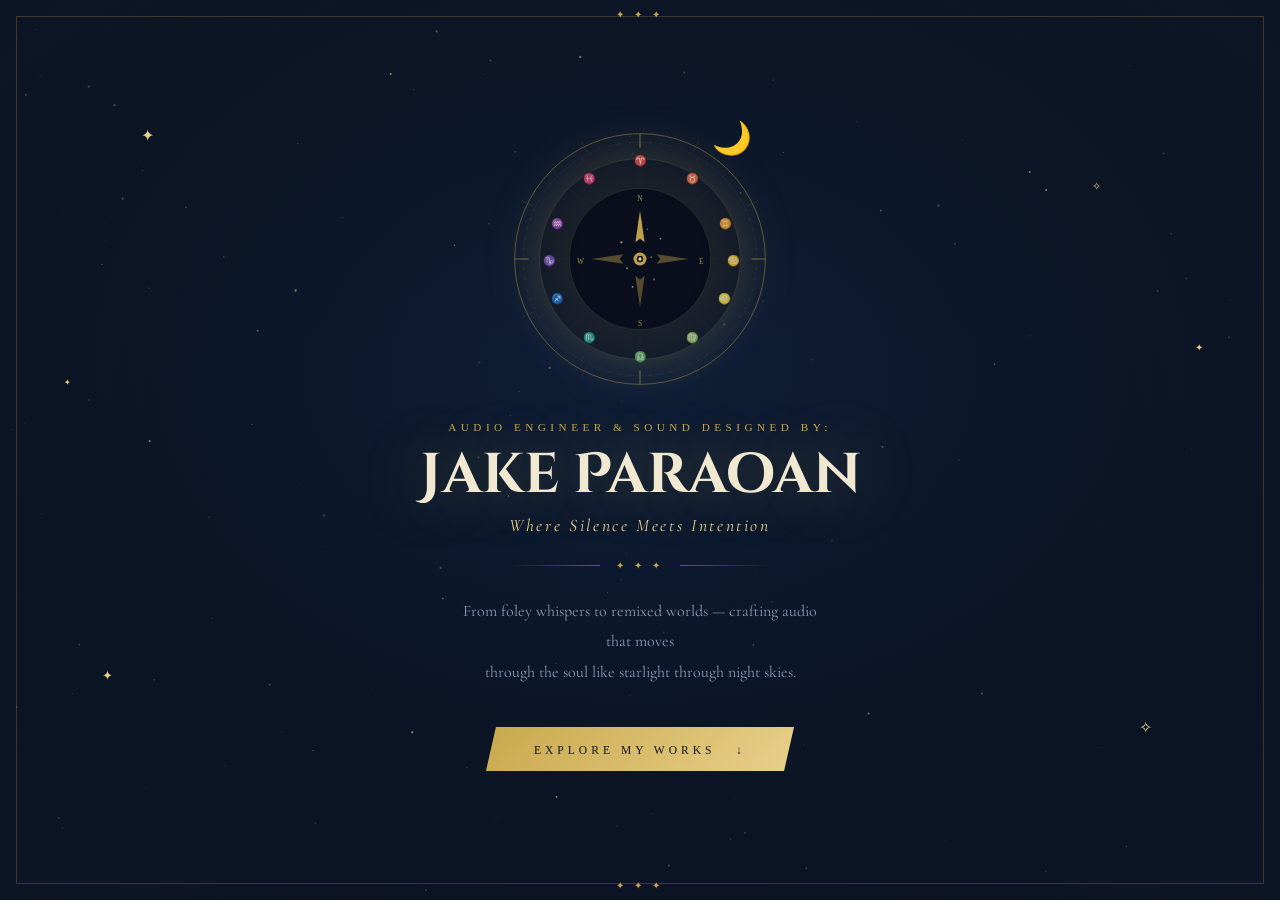
<file: index.html>
<!DOCTYPE html>
<html lang="en">
<head>
<meta charset="UTF-8">
<meta name="viewport" content="width=device-width, initial-scale=1.0">
<title>Sound Craft — Audio Engineer</title>
<link href="https://fonts.googleapis.com/css2?family=Cinzel+Decorative:wght@400;700&family=Cormorant+Garamond:ital,wght@0,300;0,400;1,300;1,400&family=IM+Fell+English+SC&display=swap" rel="stylesheet">
<link rel="stylesheet" href="style.css">
<style>
/* ── Intro page specific ── */
#page-intro {
  position: relative;
  min-height: 100vh;
  display: flex;
  flex-direction: column;
  align-items: center;
  justify-content: center;
  overflow: hidden;
}
.bg-art {
  position: absolute; inset: 0;
  background: radial-gradient(ellipse 80% 80% at 50% 40%, #0f1e38, #060c15);
  z-index: 0;
}
.bg-art::after {
  content: "";
  position: absolute; inset: 0;
  background: radial-gradient(ellipse 65% 65% at 50% 50%, transparent 25%, rgba(13,22,37,.9) 100%);
}
.intro-content {
  position: relative; z-index: 4;
  display: flex; flex-direction: column;
  align-items: center; text-align: center;
}

/* ── Compass ── */
.compass-wrap {
  position: relative; width: 260px; height: 260px;
  margin-bottom: 2rem;
  opacity: 0; animation: fadeIn 1.5s .1s forwards;
}
.moon-badge {
  position: absolute; top: -10px; right: 18px; font-size: 2rem;
  animation: moonFloat 5s ease-in-out infinite;
}
@keyframes moonFloat {
  0%,100% { transform: translateY(0) rotate(-5deg); }
  50%      { transform: translateY(-10px) rotate(5deg); }
}
.compass-svg {
  width: 100%; height: 100%;
  filter: drop-shadow(0 0 24px rgba(201,168,76,.35));
  animation: rotateSlow 80s linear infinite;
}
@keyframes rotateSlow { to { transform: rotate(360deg); } }

.intro-name {
  font-family: var(--font-title);
  font-size: clamp(2rem,5vw,3.5rem);
  color: var(--cream); line-height: 1.1;
  text-shadow: 0 0 60px rgba(201,168,76,.4);
  margin-bottom: .5rem;
  opacity: 0; animation: fadeIn 1.2s .7s forwards;
}
.intro-role {
  font-family: var(--font-body); font-size: 1.1rem;
  color: var(--gold2); font-style: italic; letter-spacing: .15em;
  margin-bottom: 1.5rem;
  opacity: 0; animation: fadeIn 1.2s 1s forwards;
}
.eyebrow-anim { opacity: 0; animation: fadeIn 1.2s .4s forwards; }
.divider-anim { opacity: 0; animation: fadeIn 1.2s 1.1s forwards; }
.tagline-anim {
  font-size: 1rem; color: var(--muted);
  max-width: 380px; line-height: 1.9; margin-bottom: 2.5rem;
  opacity: 0; animation: fadeIn 1.2s 1.2s forwards;
}
.btn-anim { opacity: 0; animation: fadeIn 1.2s 1.4s forwards; }
</style>
</head>
<body>
<section id="page-intro">
  <div class="bg-art"></div>
  <canvas class="stars-canvas" id="stars-canvas"></canvas>
  <canvas class="stars-canvas" id="stars-canvas2" style="display:none"></canvas>
  <div class="lace-border"></div>

  <div class="star-spark" style="top:14%;left:11%;font-size:1rem;animation-delay:0s">✦</div>
  <div class="star-spark" style="top:20%;right:14%;font-size:.7rem;animation-delay:1s">✧</div>
  <div class="star-spark" style="bottom:24%;left:8%;font-size:.8rem;animation-delay:2s">✦</div>
  <div class="star-spark" style="bottom:18%;right:10%;font-size:1rem;animation-delay:.5s">✧</div>
  <div class="star-spark" style="top:42%;left:5%;font-size:.5rem;animation-delay:1.5s">✦</div>
  <div class="star-spark" style="top:38%;right:6%;font-size:.6rem;animation-delay:2.5s">✦</div>

  <div class="intro-content">
    <div class="compass-wrap">
      <div class="moon-badge">🌙</div>
      <svg class="compass-svg" viewBox="0 0 280 280" xmlns="http://www.w3.org/2000/svg">
        <circle cx="140" cy="140" r="135" fill="none" stroke="rgba(201,168,76,.45)" stroke-width="1"/>
        <circle cx="140" cy="140" r="126" fill="none" stroke="rgba(201,168,76,.12)" stroke-width=".5"/>
        <g stroke="rgba(201,168,76,.6)" stroke-width="1">
          <line x1="140" y1="5"   x2="140" y2="20"/>
          <line x1="140" y1="260" x2="140" y2="275"/>
          <line x1="5"   y1="140" x2="20"  y2="140"/>
          <line x1="260" y1="140" x2="275" y2="140"/>
        </g>
        <g stroke="rgba(201,168,76,.25)" stroke-width=".5">
          <line x1="203" y1="13"  x2="197" y2="25"/>
          <line x1="267" y1="77"  x2="255" y2="83"/>
          <line x1="267" y1="203" x2="255" y2="197"/>
          <line x1="203" y1="267" x2="197" y2="255"/>
          <line x1="77"  y1="267" x2="83"  y2="255"/>
          <line x1="13"  y1="203" x2="25"  y2="197"/>
          <line x1="13"  y1="77"  x2="25"  y2="83"/>
          <line x1="77"  y1="13"  x2="83"  y2="25"/>
        </g>
        <circle cx="140" cy="140" r="108" fill="rgba(13,22,37,.7)" stroke="rgba(201,168,76,.3)" stroke-width=".5"/>
        <g font-size="11" font-family="serif" fill="rgba(201,168,76,.75)" text-anchor="middle">
          <text x="140" y="38">♈</text><text x="196" y="57">♉</text><text x="232" y="105">♊</text>
          <text x="241" y="145">♋</text><text x="231" y="186">♌</text><text x="196" y="228">♍</text>
          <text x="140" y="249">♎</text><text x="86"  y="228">♏</text><text x="51"  y="186">♐</text>
          <text x="42"  y="145">♑</text><text x="51"  y="105">♒</text><text x="86"  y="57">♓</text>
        </g>
        <g stroke="rgba(201,168,76,.1)" stroke-width=".5">
          <line x1="140" y1="32"  x2="140" y2="248"/>
          <line x1="32"  y1="140" x2="248" y2="140"/>
          <line x1="58"  y1="58"  x2="222" y2="222"/>
          <line x1="222" y1="58"  x2="58"  y2="222"/>
        </g>
        <circle cx="140" cy="140" r="76" fill="rgba(8,14,28,.9)" stroke="rgba(201,168,76,.25)" stroke-width=".5"/>
        <!-- stars inside -->
        <circle cx="140" cy="100" r="1.5" fill="#e8d08a" opacity=".9"/>
        <circle cx="162" cy="118" r="1"   fill="#e8d08a" opacity=".6"/>
        <circle cx="120" cy="122" r="1.2" fill="#e8d08a" opacity=".7"/>
        <circle cx="152" cy="138" r="1"   fill="#e8d08a" opacity=".5"/>
        <circle cx="126" cy="150" r="1"   fill="#e8d08a" opacity=".6"/>
        <circle cx="155" cy="162" r="1.2" fill="#e8d08a" opacity=".4"/>
        <circle cx="132" cy="170" r="1"   fill="#e8d08a" opacity=".7"/>
        <circle cx="148" cy="108" r=".8"  fill="#e8d08a" opacity=".5"/>
        <!-- needle -->
        <g transform="translate(140,140)">
          <polygon points="0,-52 5,-18 0,-22 -5,-18" fill="#c9a84c" opacity=".95"/>
          <polygon points="0,52 5,18 0,22 -5,18"     fill="rgba(201,168,76,.4)"/>
          <polygon points="52,0 18,5 22,0 18,-5"     fill="rgba(201,168,76,.4)"/>
          <polygon points="-52,0 -18,5 -22,0 -18,-5" fill="rgba(201,168,76,.4)"/>
          <circle r="7"   fill="#c9a84c" opacity=".95"/>
          <circle r="3.5" fill="#0d1625"/>
          <circle r="1.8" fill="#e8d08a"/>
        </g>
        <g font-family="serif" font-size="8" fill="rgba(201,168,76,.85)" text-anchor="middle">
          <text x="140" y="78">N</text>
          <text x="206" y="145">E</text>
          <text x="140" y="212">S</text>
          <text x="76"  y="145">W</text>
        </g>
        <g id="ticks" stroke="rgba(201,168,76,.2)" stroke-width=".5"></g>
      </svg>
    </div>

    <p class="eyebrow eyebrow-anim">Audio Engineer &amp; Sound Designed by:</p>
    <h1 class="intro-name">Jake Paraoan</h1>
    <p class="intro-role">Where Silence Meets Intention</p>
    <div class="divider divider-anim">✦ ✦ ✦</div>
    <p class="tagline-anim">
      From foley whispers to remixed worlds — crafting audio that moves<br>
      through the soul like starlight through night skies.
    </p>
    <a href="works.html" class="btn-gold btn-anim">
      Explore My Works &nbsp; ↓
    </a>
  </div>
</section>

<script src="script.js"></script>
</body>
</html>
</file>
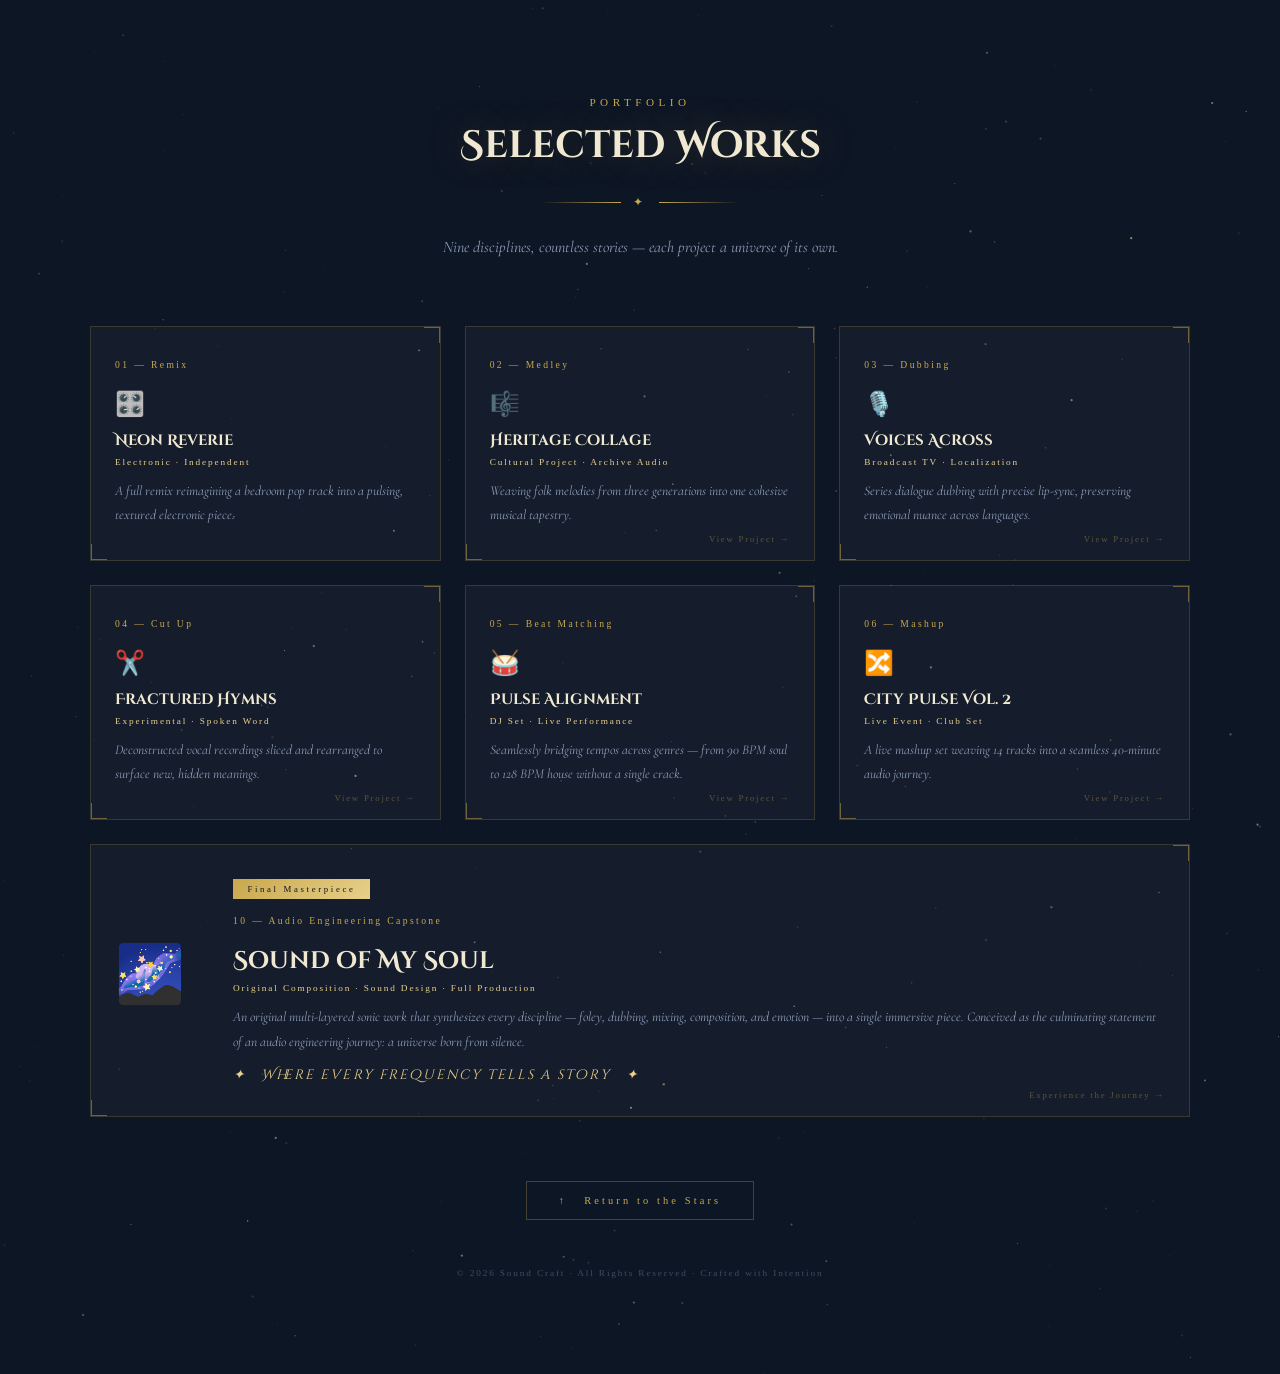
<file: works.html>
<!DOCTYPE html>
<html lang="en">
<head>
<meta charset="UTF-8">
<meta name="viewport" content="width=device-width, initial-scale=1.0">
<title>Sound Craft — Selected Works</title>
<link href="https://fonts.googleapis.com/css2?family=Cinzel+Decorative:wght@400;700&family=Cormorant+Garamond:ital,wght@0,300;0,400;1,300;1,400&family=IM+Fell+English+SC&display=swap" rel="stylesheet">
<link rel="stylesheet" href="style.css">
<style>
#page-works {
  position: relative;
  min-height: 100vh;
  padding: 6rem 3rem 4rem;
  overflow: hidden;
}

.works-header {
  position: relative; z-index: 2;
  text-align: center;
  margin-bottom: 4rem;
}
.works-title {
  font-family: var(--font-title);
  font-size: clamp(1.6rem,3vw,2.8rem);
  color: var(--cream);
  text-shadow: 0 0 40px rgba(201,168,76,.3);
  margin-bottom: .5rem;
}
.works-sub {
  font-style: italic; color: var(--muted);
  font-size: 1rem; line-height: 1.8;
}

/* ── Grid ── */
.works-grid {
  position: relative; z-index: 2;
  display: grid;
  grid-template-columns: repeat(3, 1fr);
  gap: 1.5rem;
  max-width: 1100px;
  margin: 0 auto 4rem;
}

/* ── Soul card spans full row ── */
.work-card-soul {
  grid-column: 1 / -1;
}

/* ── Card base ── */
.work-card {
  background: rgba(255,255,255,.03);
  border: 1px solid rgba(201,168,76,.2);
  padding: 2rem 1.5rem;
  position: relative;
  overflow: hidden;
  transition: border-color .4s, transform .3s, background .3s;
  text-decoration: none;
  display: block;
  color: inherit;
  cursor: pointer;
}
.work-card::before {
  content: "";
  position: absolute; inset: 0;
  background: radial-gradient(ellipse at 50% 0%, rgba(201,168,76,.08), transparent 70%);
  opacity: 0; transition: opacity .4s;
}
.work-card:hover {
  border-color: rgba(201,168,76,.55);
  transform: translateY(-5px);
  background: rgba(201,168,76,.04);
}
.work-card:hover::before { opacity: 1; }

/* Soul card hover is extra special */
.work-card-soul:hover {
  border-color: rgba(201,168,76,.8);
  background: rgba(201,168,76,.06);
  box-shadow: 0 0 60px rgba(201,168,76,.15);
}

.wc-tr { position: absolute; top: 0; right: 0; width: 16px; height: 16px; border-top: 1px solid rgba(201,168,76,.5); border-right: 1px solid rgba(201,168,76,.5); }
.wc-bl { position: absolute; bottom: 0; left: 0; width: 16px; height: 16px; border-bottom: 1px solid rgba(201,168,76,.5); border-left: 1px solid rgba(201,168,76,.5); }

.work-num   { font-family: var(--font-label); font-size: .6rem; color: var(--gold); letter-spacing: .25em; margin-bottom: 1.25rem; }
.work-icon  { font-size: 1.5rem; margin-bottom: .75rem; display: block; }
.work-title { font-family: var(--font-title); font-size: .95rem; color: var(--cream); margin-bottom: .4rem; line-height: 1.3; }
.work-type  { font-family: var(--font-label); font-size: .58rem; color: var(--gold2); letter-spacing: .2em; margin-bottom: .75rem; }
.work-desc  { font-size: .85rem; color: var(--muted); line-height: 1.8; font-style: italic; }

/* Soul card inner layout */
.work-card-soul .soul-inner {
  display: flex;
  align-items: center;
  gap: 3rem;
  flex-wrap: wrap;
}
.work-card-soul .soul-left { flex: 0 0 auto; }
.work-card-soul .soul-right { flex: 1; min-width: 240px; }
.work-card-soul .work-icon { font-size: 3.5rem; }
.work-card-soul .work-title { font-size: 1.5rem; }
.soul-badge {
  display: inline-block;
  font-family: var(--font-label);
  font-size: .55rem;
  letter-spacing: .3em;
  color: var(--navy);
  background: linear-gradient(135deg, var(--gold), var(--gold2));
  padding: .3rem .9rem;
  margin-bottom: 1rem;
}
.soul-tagline {
  font-family: var(--font-title);
  font-size: .85rem;
  color: var(--gold2);
  letter-spacing: .15em;
  margin-top: .75rem;
  font-style: italic;
}
.click-hint {
  position: absolute;
  bottom: 1rem; right: 1.5rem;
  font-family: var(--font-label);
  font-size: .55rem;
  color: rgba(201,168,76,.4);
  letter-spacing: .2em;
  transition: color .3s;
}
.work-card:hover .click-hint { color: rgba(201,168,76,.8); }

.back-row {
  position: relative; z-index: 2;
  display: flex; justify-content: center;
  margin-bottom: 1rem;
}

@media (max-width: 760px) {
  .works-grid { grid-template-columns: 1fr; }
  .work-card-soul { grid-column: 1; }
  .work-card-soul .soul-inner { flex-direction: column; gap: 1rem; }
}
@media (max-width: 900px) and (min-width: 761px) {
  .works-grid { grid-template-columns: repeat(2, 1fr); }
  .work-card-soul { grid-column: 1 / -1; }
}
</style>
</head>
<body>
<section id="page-works">
  <canvas class="stars-canvas" id="stars-canvas"></canvas>
  <canvas class="stars-canvas" id="stars-canvas2"></canvas>

  <div class="works-header">
    <p class="eyebrow">Portfolio</p>
    <h2 class="works-title">Selected Works</h2>
    <div class="ornament">
      <div class="ornament-line"></div><span>✦</span><div class="ornament-line r"></div>
    </div>
    <p class="works-sub">Nine disciplines, countless stories — each project a universe of its own.</p>
  </div>

  <div class="works-grid">
    <!-- 01 Remix -->
    <a href="remix.html" class="work-card">
      <div class="wc-tr"></div>
      <div class="wc-bl"></div>
      <div class="work-num">01 — Remix</div>
      <span class="work-icon">🎛️</span>
      <h3 class="work-title">Neon Reverie</h3>
      <div class="work-type">Electronic · Independent</div>
      <p class="work-desc">A full remix reimagining a bedroom pop track into a pulsing, textured electronic piece.</p>
    </a>

    <!-- 02 Medley -->
    <a href="medley.html" class="work-card">
      <div class="wc-tr"></div><div class="wc-bl"></div>
      <div class="work-num">02 — Medley</div>
      <span class="work-icon">🎼</span>
      <h3 class="work-title">Heritage Collage</h3>
      <div class="work-type">Cultural Project · Archive Audio</div>
      <p class="work-desc">Weaving folk melodies from three generations into one cohesive musical tapestry.</p>
      <span class="click-hint">View Project →</span>
    </a>

    <!-- 03 Dubbing -->
    <a href="dubbing.html" class="work-card">
      <div class="wc-tr"></div><div class="wc-bl"></div>
      <div class="work-num">03 — Dubbing</div>
      <span class="work-icon">🎙️</span>
      <h3 class="work-title">Voices Across</h3>
      <div class="work-type">Broadcast TV · Localization</div>
      <p class="work-desc">Series dialogue dubbing with precise lip-sync, preserving emotional nuance across languages.</p>
      <span class="click-hint">View Project →</span>
    </a>

    <!-- 04 Cut Up -->
    <a href="cutup.html" class="work-card">
      <div class="wc-tr"></div><div class="wc-bl"></div>
      <div class="work-num">04 — Cut Up</div>
      <span class="work-icon">✂️</span>
      <h3 class="work-title">Fractured Hymns</h3>
      <div class="work-type">Experimental · Spoken Word</div>
      <p class="work-desc">Deconstructed vocal recordings sliced and rearranged to surface new, hidden meanings.</p>
      <span class="click-hint">View Project →</span>
    </a>

    <!-- 05 Beat Matching -->
    <a href="beatmatching.html" class="work-card">
      <div class="wc-tr"></div><div class="wc-bl"></div>
      <div class="work-num">05 — Beat Matching</div>
      <span class="work-icon">🥁</span>
      <h3 class="work-title">Pulse Alignment</h3>
      <div class="work-type">DJ Set · Live Performance</div>
      <p class="work-desc">Seamlessly bridging tempos across genres — from 90 BPM soul to 128 BPM house without a single crack.</p>
      <span class="click-hint">View Project →</span>
    </a>

    <!-- 06 Mashup -->
    <a href="mashup.html" class="work-card">
      <div class="wc-tr"></div><div class="wc-bl"></div>
      <div class="work-num">06 — Mashup</div>
      <span class="work-icon">🔀</span>
      <h3 class="work-title">City Pulse Vol. 2</h3>
      <div class="work-type">Live Event · Club Set</div>
      <p class="work-desc">A live mashup set weaving 14 tracks into a seamless 40-minute audio journey.</p>
      <span class="click-hint">View Project →</span>
    </a>

    <!-- 10 Sound of My Soul — Final Masterpiece, full-width -->
    <a href="soul.html" class="work-card work-card-soul">
      <div class="wc-tr"></div><div class="wc-bl"></div>
      <div class="soul-inner">
        <div class="soul-left">
          <span class="work-icon">🌌</span>
        </div>
        <div class="soul-right">
          <div class="soul-badge">Final Masterpiece</div>
          <div class="work-num">10 — Audio Engineering Capstone</div>
          <h3 class="work-title">Sound of My Soul</h3>
          <div class="work-type">Original Composition · Sound Design · Full Production</div>
          <p class="work-desc">
            An original multi-layered sonic work that synthesizes every discipline — foley, dubbing, mixing, composition, and emotion — into a single immersive piece. Conceived as the culminating statement of an audio engineering journey: a universe born from silence.
          </p>
          <p class="soul-tagline">✦ &nbsp; Where every frequency tells a story &nbsp; ✦</p>
        </div>
      </div>
      <span class="click-hint">Experience the Journey →</span>
    </a>

  </div><!-- /works-grid -->

  <div class="back-row">
    <a href="index.html" class="btn-ghost">↑ &nbsp; Return to the Stars</a>
  </div>
  <footer>© 2026 Sound Craft · All Rights Reserved · Crafted with Intention</footer>
</section>

<script src="script.js"></script>
</body>
</html>
</file>
<file: style.css>
/* ==============================
   SOUND CRAFT — Shared Styles
   ============================== */

*, *::before, *::after { margin: 0; padding: 0; box-sizing: border-box; }

:root {
  --navy:   #0d1625;
  --navy2:  #111e33;
  --gold:   #c9a84c;
  --gold2:  #e8d08a;
  --cream:  #f0e8d0;
  --muted:  #8a9ab8;
  --font-title: "Cinzel Decorative", cursive;
  --font-body:  "Cormorant Garamond", serif;
  --font-label: "IM Fell English SC", serif;
}

html { scroll-behavior: smooth; overflow-x: hidden; }
body {
  background: var(--navy);
  color: var(--cream);
  font-family: var(--font-body);
  overflow-x: hidden;
}

/* ── Eyebrow ── */
.eyebrow {
  font-family: var(--font-label);
  font-size: .7rem;
  color: var(--gold);
  letter-spacing: .4em;
  text-transform: uppercase;
  margin-bottom: .75rem;
}

/* ── Star canvas ── */
.stars-canvas {
  position: absolute;
  inset: 0;
  z-index: 0;
  pointer-events: none;
}

/* ── Star sparks ── */
.star-spark {
  position: absolute;
  color: var(--gold2);
  pointer-events: none;
  z-index: 3;
  animation: twinkle 3s ease-in-out infinite;
}
@keyframes twinkle {
  0%,100% { opacity: .15; transform: scale(.8); }
  50%      { opacity:  1;  transform: scale(1.2); }
}

/* ── Ornament row ── */
.ornament {
  display: flex;
  align-items: center;
  justify-content: center;
  gap: .75rem;
  color: var(--gold);
  margin: 1.5rem auto;
  font-size: .75rem;
  letter-spacing: .3em;
}
.ornament-line   { width: 80px; height: 1px; background: linear-gradient(to right, transparent, var(--gold)); }
.ornament-line.r { background: linear-gradient(to left,  transparent, var(--gold)); }

/* ── Lace border ── */
.lace-border {
  position: absolute;
  inset: 16px;
  border: 1px solid rgba(201,168,76,.25);
  pointer-events: none;
  z-index: 3;
}
.lace-border::before {
  content: "✦  ✦  ✦";
  position: absolute; top: -9px; left: 50%; transform: translateX(-50%);
  font-size: .65rem; color: var(--gold); letter-spacing: .4em; padding: 0 .5rem;
}
.lace-border::after {
  content: "✦  ✦  ✦";
  position: absolute; bottom: -9px; left: 50%; transform: translateX(-50%);
  font-size: .65rem; color: var(--gold); letter-spacing: .4em; padding: 0 .5rem;
}

/* ── Fade-in keyframe ── */
@keyframes fadeIn { to { opacity: 1; } }

/* ── Divider ── */
.divider {
  display: flex; align-items: center; gap: 1rem;
  color: var(--gold); font-size: .6rem; letter-spacing: .4em;
  margin-bottom: 1.5rem; width: 260px;
}
.divider::before, .divider::after { content: ""; flex: 1; height: 1px; }
.divider::before { background: linear-gradient(to right, transparent, rgba(201,168,76,.5)); }
.divider::after  { background: linear-gradient(to left,  transparent, rgba(201,168,76,.5)); }

/* ── Gold button ── */
.btn-gold {
  font-family: var(--font-label);
  font-size: .72rem;
  letter-spacing: .35em;
  text-transform: uppercase;
  color: var(--navy);
  background: linear-gradient(135deg, var(--gold), var(--gold2));
  border: none;
  cursor: pointer;
  padding: 1.1rem 3rem .9rem;
  transition: transform .3s, box-shadow .3s;
  clip-path: polygon(10px 0, 100% 0, calc(100% - 10px) 100%, 0 100%);
  text-decoration: none;
  display: inline-block;
}
.btn-gold:hover { transform: translateY(-3px); box-shadow: 0 10px 35px rgba(201,168,76,.45); }

/* ── Ghost button ── */
.btn-ghost {
  font-family: var(--font-label);
  font-size: .65rem;
  letter-spacing: .3em;
  color: var(--gold);
  background: transparent;
  border: 1px solid rgba(201,168,76,.3);
  padding: .8rem 2rem;
  cursor: pointer;
  transition: border-color .3s, color .3s;
  text-decoration: none;
  display: inline-block;
}
.btn-ghost:hover { border-color: var(--gold); color: var(--gold2); }

/* ── Footer ── */
footer {
  position: relative; z-index: 2;
  text-align: center; padding: 2rem;
  font-family: var(--font-label);
  font-size: .58rem;
  color: rgba(138,154,184,.4);
  letter-spacing: .2em;
}

/* ── Project page (shared) ── */
.project-page {
  position: relative;
  min-height: 100vh;
  padding: 5rem 3rem 4rem;
  display: flex;
  flex-direction: column;
  align-items: center;
  overflow: hidden;
}

.project-header {
  position: relative; z-index: 2;
  text-align: center;
  margin-bottom: 3rem;
}

.project-icon { font-size: 3rem; margin-bottom: 1rem; display: block; }
.project-num  { font-family: var(--font-label); font-size: .6rem; color: var(--gold); letter-spacing: .35em; margin-bottom: .75rem; }

.project-title {
  font-family: var(--font-title);
  font-size: clamp(1.8rem, 4vw, 3rem);
  color: var(--cream);
  text-shadow: 0 0 50px rgba(201,168,76,.4);
  margin-bottom: .4rem;
  line-height: 1.2;
}
.project-type {
  font-family: var(--font-label);
  font-size: .6rem;
  color: var(--gold2);
  letter-spacing: .25em;
  margin-bottom: 1.5rem;
}

.project-video-wrap {
  overflow: visible;
}
.project-body {
  position: relative; z-index: 2;
  max-width: 780px;
  width: 100%;
  background: rgba(255,255,255,.03);
  border: 1px solid rgba(201,168,76,.2);
  padding: 3rem 3.5rem;
  margin-bottom: 2.5rem;
}
.project-body::before {
  content: "";
  position: absolute; top: 0; right: 0; width: 24px; height: 24px;
  border-top: 1px solid rgba(201,168,76,.5);
  border-right: 1px solid rgba(201,168,76,.5);
}
.project-body::after {
  content: "";
  position: absolute; bottom: 0; left: 0; width: 24px; height: 24px;
  border-bottom: 1px solid rgba(201,168,76,.5);
  border-left: 1px solid rgba(201,168,76,.5);
}

.project-body p {
  font-size: 1.05rem;
  color: var(--muted);
  line-height: 2;
  font-style: italic;
  margin-bottom: 1.2rem;
}
.project-body p:last-child { margin-bottom: 0; }

.project-meta {
  display: flex;
  flex-wrap: wrap;
  gap: 1.2rem;
  margin-top: 2rem;
  padding-top: 1.5rem;
  border-top: 1px solid rgba(201,168,76,.15);
}
.meta-item { display: flex; flex-direction: column; gap: .25rem; }
.meta-label { font-family: var(--font-label); font-size: .55rem; color: var(--gold); letter-spacing: .25em; }
.meta-value { font-size: .9rem; color: var(--cream); }

.project-nav {
  position: relative; z-index: 2;
  display: flex;
  gap: 1.5rem;
  flex-wrap: wrap;
  justify-content: center;
}

/* ── Waveform decoration ── */
.waveform {
  display: flex;
  align-items: center;
  justify-content: center;
  gap: 3px;
  margin: 1.5rem 0;
  height: 40px;
}
.waveform span {
  width: 3px;
  background: linear-gradient(to top, var(--gold), var(--gold2));
  border-radius: 2px;
  animation: wave 1.4s ease-in-out infinite;
}
@keyframes wave {
  0%,100% { transform: scaleY(.3); opacity: .4; }
  50%      { transform: scaleY(1);  opacity: 1;  }
}
</file>
